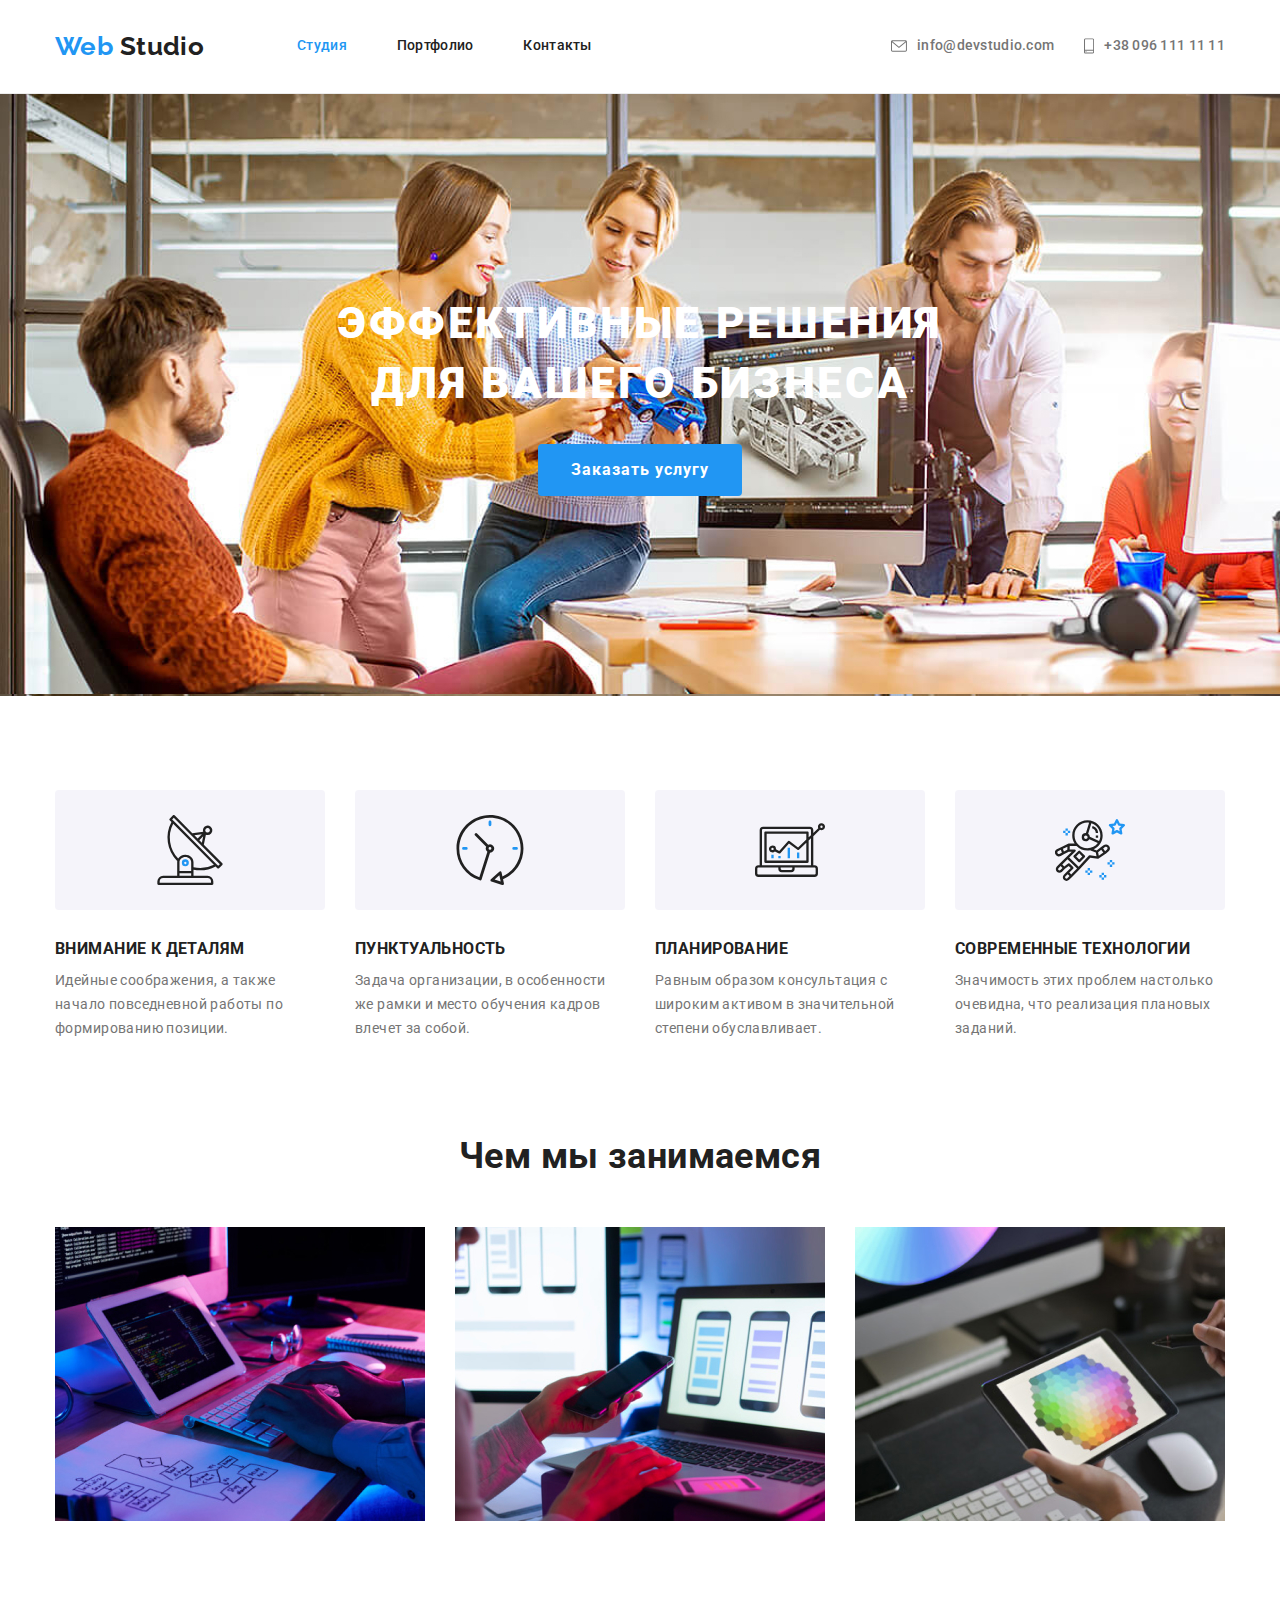
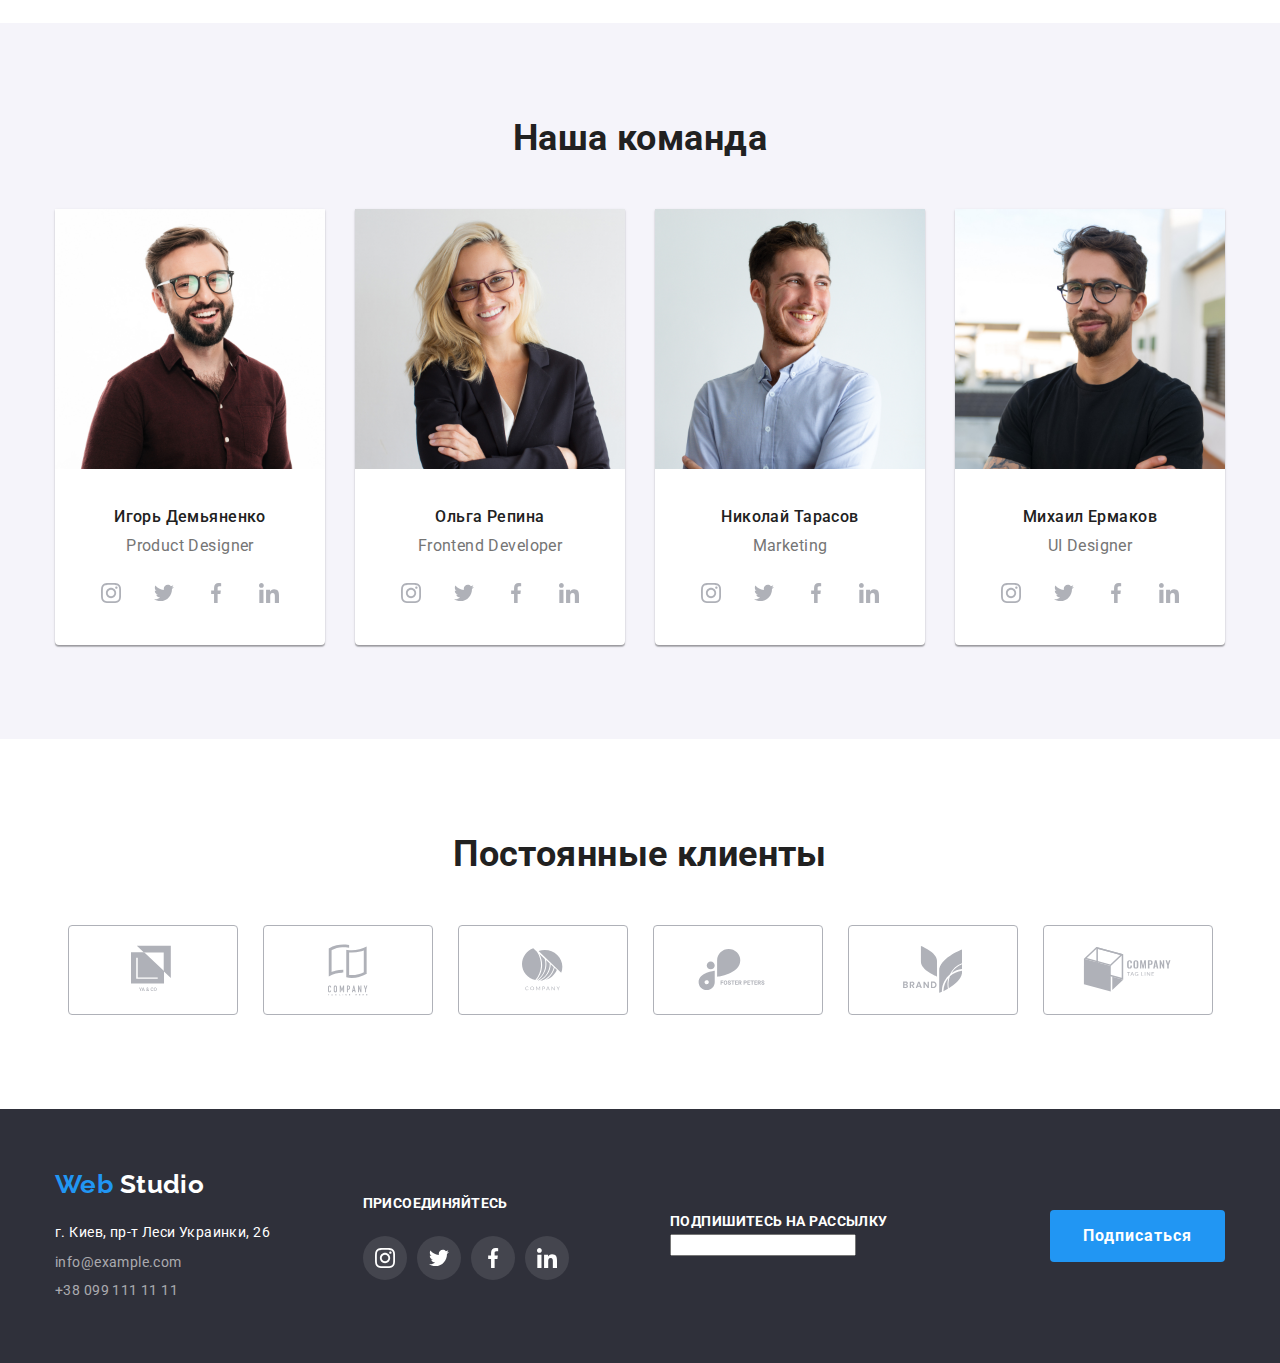
<file: index.html>
<!DOCTYPE html>
<html lang="ru">

<head>
    <meta charset="UTF-8" />
    <meta name="viewport" content="width=device-width, initial-scale=1.0" />
    <title>Студия</title>

    <link
        href="https://fonts.googleapis.com/css2?family=Raleway:wght@700&family=Roboto:wght@400;500;700;900&display=swap"
        rel="stylesheet"><!-- подключаем шрифт -->
    <link rel="stylesheet"
        href="https://cdnjs.cloudflare.com/ajax/libs/modern-normalize/0.7.0/modern-normalize.min.css" />
    <!-- нормализатор стилей -->
    <link rel="stylesheet" href="./css/styles.css">
    <!-- <link rel="stylesheet" href="./css/box.css"> -->
</head>

<body>
    <header>
        <div class="container flex">
            <nav class="main-nav flex">
                <a href="./index.html" class="logo link" aria-label="логотип" lang="en">
                    <span class="color">Web</span> Studio
                </a>
                <ul class="site-nav list flex">
                    <li class="item"><a href="./index.html" class="link current">Студия</a></li>
                    <li class="item"><a href="./portfolio.html" class="link">Портфолио</a></li>
                    <li class="item"><a href="#address" class="link">Контакты</a></li>
                </ul>
            </nav>

            <ul class="contacts list flex">
                <li class="item">
                    <a href="#" class="contacts-imail link flex">
                        <svg>
                            <use href="./images/svg/sprite.svg#icon-imail"></use>
                        </svg>
                        <p>info@devstudio.com</p>
                    </a>
                </li>
                <li class="item">
                    <a href="tel:+380961111111" class="contacts-phone link flex">
                        <svg>
                            <use href="./images/svg/sprite.svg#icon-phone"></use>
                        </svg>
                        <p>+38 096 111 11 11</p>
                    </a>
                </li>
            </ul>
        </div>
    </header>


    <main>
        <section class="hero container-hero">
            <h1 class="hero-title">Эффективные решения для вашего бизнеса</h1>
            <button type="button" class="button">Заказать услугу </button>
        </section>


        <section class="section about">
            <div class="container">
                <h2 class="section-title" hidden>Оссобенности</h2>
                <ul class="list flex about-list">
                    <li class="item">
                        <div class="about-container antenna"></div>
                        <h3 class="item-title">Внимание к деталям</h3>
                        <p class="section-text">Идейные соображения, а также начало повседневной работы по формированию
                            позиции.</p>
                    </li>
                    <li class="item">
                        <div class="about-container clock"></div>
                        <h3 class="item-title">Пунктуальность</h3>
                        <p class="section-text">Задача организации, в особенности же рамки и место обучения кадров
                            влечет за собой.
                        </p>
                    </li>
                    <li class="item">
                        <div class="about-container diagram"></div>
                        <h3 class="item-title">Планирование</h3>
                        <p class="section-text">Равным образом консультация с широким активом в значительной степени
                            обуславливает.
                        </p>
                    </li>
                    <li class="item">
                        <div class="about-container gagarin"></div>
                        <h3 class="item-title">Современные технологии</h3>
                        <p class="section-text">Значимость этих проблем настолько очевидна, что реализация плановых
                            заданий.</p>
                    </li>
                </ul>
            </div>
        </section>


        <section class="section work">
            <div class="container">
                <h2 class="section-title">Чем мы занимаемся</h2>
                <ul class="list flex">
                    <li class="item">
                        <img src="./images/comp.jpg" alt="ноутбук" width="370" height="294">
                        <!-- <p class="work-text">Десктопные приложения</p> -->
                    </li>
                    <li class="item">
                        <img src="./images/Phone2.jpg" alt="телефон" width="370" height="294">
                        <!-- <p class="work-text">Мобильные приложения</p> -->
                    </li>
                    <li class="item">
                        <img src="./images/monitor.jpg" alt="монитор" width="370" height="294">
                        <!-- <p class="work-text">Дизайнерские решения</p> -->
                    </li>
                </ul>
            </div>
        </section>


        <section class="section team">
            <div class="container">
                <h2 class="section-title">Наша команда</h2>
                <ul class="list flex wrap">
                    <li class="item">
                        <img src="./images/nikolay-kucherenko.jpg" alt="Игорь Демьяненко" width="270" height="260">
                        <div class="team-footer">
                            <p class="team-name">Игорь Демьяненко</p>
                            <p class="team-position" lang="en">Product Designer</p>
                            <ul class="list flex">
                                <li class="team-footer-item">
                                    <a href="#" class="link flex social-link" target="_blank"
                                        aria-label="сылка на instagram">
                                        <svg class="social-link-svg">
                                            <use href="./images/svg/sprite.svg#icon-instagram"></use>
                                        </svg>
                                    </a>
                                </li>
                                <li class="team-footer-item">
                                    <a href="#" class="link flex social-link" target="_blank"
                                        aria-label="сылка на twitter">
                                        <svg class="social-link-svg">
                                            <use href="./images/svg/sprite.svg#icon-twitter"></use>
                                        </svg>
                                    </a>
                                </li>
                                <li class="team-footer-item">
                                    <a href="#" class="link flex social-link" target="_blank"
                                        aria-label="сылка на facebook">
                                        <svg class="social-link-svg">
                                            <use href="./images/svg/sprite.svg#icon-facebook"></use>
                                        </svg>
                                    </a>
                                </li>
                                <li class="team-footer-item">
                                    <a href="#" class="link flex social-link" target="_blank"
                                        aria-label="сылка на linkedin">
                                        <svg class="social-link-svg">
                                            <use href="./images/svg/sprite.svg#icon-linkedin"></use>
                                        </svg>
                                    </a>
                                </li>
                            </ul>
                        </div>
                    </li>
                    <li class="item">
                        <img src="./images/olga-ivanova.jpg" alt="Ольга Репина" width="270" height="260">
                        <div class="team-footer">
                            <p class="team-name">Ольга Репина</p>
                            <p class="team-position" lang="en">Frontend Developer</p>
                            <ul class="list flex">
                                <li class="team-footer-item">
                                    <a href="#" class="link flex social-link" target="_blank"
                                        aria-label="сылка на instagram">
                                        <svg class="social-link-svg">
                                            <use href="./images/svg/sprite.svg#icon-instagram"></use>
                                        </svg>
                                    </a>
                                </li>
                                <li class="team-footer-item">
                                    <a href="#" class="link flex social-link" target="_blank"
                                        aria-label="сылка на twitter">
                                        <svg class="social-link-svg">
                                            <use href="./images/svg/sprite.svg#icon-twitter"></use>
                                        </svg>
                                    </a>
                                </li>
                                <li class="team-footer-item">
                                    <a href="#" class="link flex social-link" target="_blank"
                                        aria-label="сылка на facebook">
                                        <svg class="social-link-svg">
                                            <use href="./images/svg/sprite.svg#icon-facebook"></use>
                                        </svg>
                                    </a>
                                </li>
                                <li class="team-footer-item">
                                    <a href="#" class="link flex social-link" target="_blank"
                                        aria-label="сылка на linkedin">
                                        <svg class="social-link-svg">
                                            <use href="./images/svg/sprite.svg#icon-linkedin"></use>
                                        </svg>
                                    </a>
                                </li>
                            </ul>
                        </div>
                    </li>
                    <li class="item">
                        <img src="./images/andrey-shevchenko.jpg" alt="Николай Тарасов" width="270" height="260">
                        <div class="team-footer">
                            <p class="team-name">Николай Тарасов</p>
                            <p class="team-position" lang="en">Marketing</p>
                            <ul class="list flex">
                                <li class="team-footer-item">
                                    <a href="#" class="link flex social-link" target="_blank"
                                        aria-label="сылка на instagram">
                                        <svg class="social-link-svg">
                                            <use href="./images/svg/sprite.svg#icon-instagram"></use>
                                        </svg>
                                    </a>
                                </li>
                                <li class="team-footer-item">
                                    <a href="#" class="link flex social-link" target="_blank"
                                        aria-label="сылка на twitter">
                                        <svg class="social-link-svg">
                                            <use href="./images/svg/sprite.svg#icon-twitter"></use>
                                        </svg>
                                    </a>
                                </li>
                                <li class="team-footer-item">
                                    <a href="#" class="link flex social-link" target="_blank"
                                        aria-label="сылка на facebook">
                                        <svg class="social-link-svg">
                                            <use href="./images/svg/sprite.svg#icon-facebook"></use>
                                        </svg>
                                    </a>
                                </li>
                                <li class="team-footer-item">
                                    <a href="#" class="link flex social-link" target="_blank"
                                        aria-label="сылка на linkedin">
                                        <svg class="social-link-svg">
                                            <use href="./images/svg/sprite.svg#icon-linkedin"></use>
                                        </svg>
                                    </a>
                                </li>
                            </ul>
                        </div>
                    </li>
                    <li class="item">
                        <img src="./images/ivan-nikolaevich.jpg" alt="Михаил Ермаков" width="270" height="260">
                        <div class="team-footer">
                            <p class="team-name">Михаил Ермаков</p>
                            <p class="team-position" lang="en">UI Designer</p>
                            <ul class="flex list">
                                <li class="team-footer-item">
                                    <a href="#" class="flex link social-link" target="_blank"
                                        aria-label="сылка на instagram">
                                        <svg class="social-link-svg">
                                            <use href="./images/svg/sprite.svg#icon-instagram"></use>
                                        </svg>
                                    </a>
                                </li>
                                <li class="team-footer-item">
                                    <a href="#" class="link flex social-link" target="_blank"
                                        aria-label="сылка на twitter">
                                        <svg class="social-link-svg">
                                            <use href="./images/svg/sprite.svg#icon-twitter"></use>
                                        </svg>
                                    </a>
                                </li>
                                <li class="team-footer-item">
                                    <a href="#" class="link flex social-link" target="_blank"
                                        aria-label="сылка на facebook">
                                        <svg class="social-link-svg">
                                            <use href="./images/svg/sprite.svg#icon-facebook"></use>
                                        </svg>
                                    </a>
                                </li>
                                <li class="team-footer-item">
                                    <a href="#" class="link flex social-link" target="_blank"
                                        aria-label="сылка на linkedin">
                                        <svg class="social-link-svg">
                                            <use href="./images/svg/sprite.svg#icon-linkedin"></use>
                                        </svg>
                                    </a>
                                </li>
                            </ul>
                        </div>
                    </li>
                </ul>
            </div>
        </section>

        <section class="section clients">
            <div class="container">
                <h2 class="section-title">Постоянные клиенты</h2>
                <ul class="list flex">
                    <li class="item">
                        <a class="flex link" href="#" target="_blank">
                            <svg class="clients-logo1">
                                <use href="./images/svg/sprite.svg#icon-logo-1"></use>
                            </svg>
                        </a>
                    </li>
                    <li class="item">
                        <a class="flex link" href="#" target="_blank">
                            <svg class="clients-logo2">
                                <use href="./images/svg/sprite.svg#icon-logo-2"></use>
                            </svg>
                        </a>
                    </li>
                    <li class="item">
                        <a class="flex link" href="#" target="_blank">
                            <svg class="clients-logo3">
                                <use href="./images/svg/sprite.svg#icon-logo-3"></use>
                            </svg>
                        </a>
                    </li>
                    <li class="item">
                        <a class="flex link" href="#" target="_blank">
                            <svg class="clients-logo4">
                                <use href="./images/svg/sprite.svg#icon-logo-4"></use>
                            </svg>
                        </a>
                    </li>
                    <li class="item">
                        <a class="flex link" href="#" target="_blank">
                            <svg class="clients-logo5">
                                <use href="./images/svg/sprite.svg#icon-logo-5"></use>
                            </svg>
                        </a>
                    </li>
                    <li class="item">
                        <a class="flex link" href="#" target="_blank">
                            <svg class="clients-logo6">
                                <use href="./images/svg/sprite.svg#icon-logo-6"></use>
                            </svg>
                        </a>
                    </li>
                </ul>
            </div>
        </section>
    </main>


    <footer>
        <div class="container flex">
            <div class="first-contaner item">
                <a href="./index.html" class="link logo-footer" aria-label="логотип" lang="en">
                    <span class="color">Web</span> Studio
                </a>
                <address id="address" class="adress-footer flex">
                    <a href="https://goo.gl/maps/UruoTMuBv4FQU7uC8" target="_blank" class="adress-text link">г. Киев,
                        пр-т
                        Леси Украинки, 26</a>
                    <a href="#" class="adress-imail link">info@example.com</a>
                    <a href="tel:+380961111111" class="adress-phone link">+38 099 111 11 11</a>
                </address>
            </div>


            <section class="connection item">
                <h2 hidden>присоеденяйтесь</h2>
                <b class="connection-title">присоединяйтесь</b>
                <ul class="list flex">
                    <li class="team-footer-item">
                        <a class="link flex social-link" href="#" target="_blank" aria-label="сылка на instagram">
                            <svg class="social-link-svg">
                                <use href="./images/svg/sprite.svg#icon-instagram"></use>
                            </svg>
                        </a>
                    </li>
                    <li class="team-footer-item">
                        <a class="link flex social-link" href="#" target="_blank" aria-label="сылка на twitter">
                            <svg class="social-link-svg">
                                <use href="./images/svg/sprite.svg#icon-twitter"></use>
                            </svg>
                        </a>
                    </li>
                    <li class="team-footer-item">
                        <a class="link flex social-link" href="#" target="_blank" aria-label="сылка на facebook">
                            <svg class="social-link-svg">
                                <use href="./images/svg/sprite.svg#icon-facebook"></use>
                            </svg>
                        </a>
                    </li>
                    <li class="team-footer-item">
                        <a class="link flex social-link" href="#" target="_blank" aria-label="сылка на linkedin">
                            <svg class="social-link-svg">
                                <use href="./images/svg/sprite.svg#icon-linkedin"></use>
                            </svg>
                        </a>
                    </li>
                </ul>
            </section>

            <div class="subscribe flex item">
                <div>
                    <b class="connection-title">подпишитесь на рассылку</b>
                    <input type="text">
                </div>
                <button type="button" class="button">Подписаться</button>
            </div>
        </div>
    </footer>
</body>

</html>
</file>
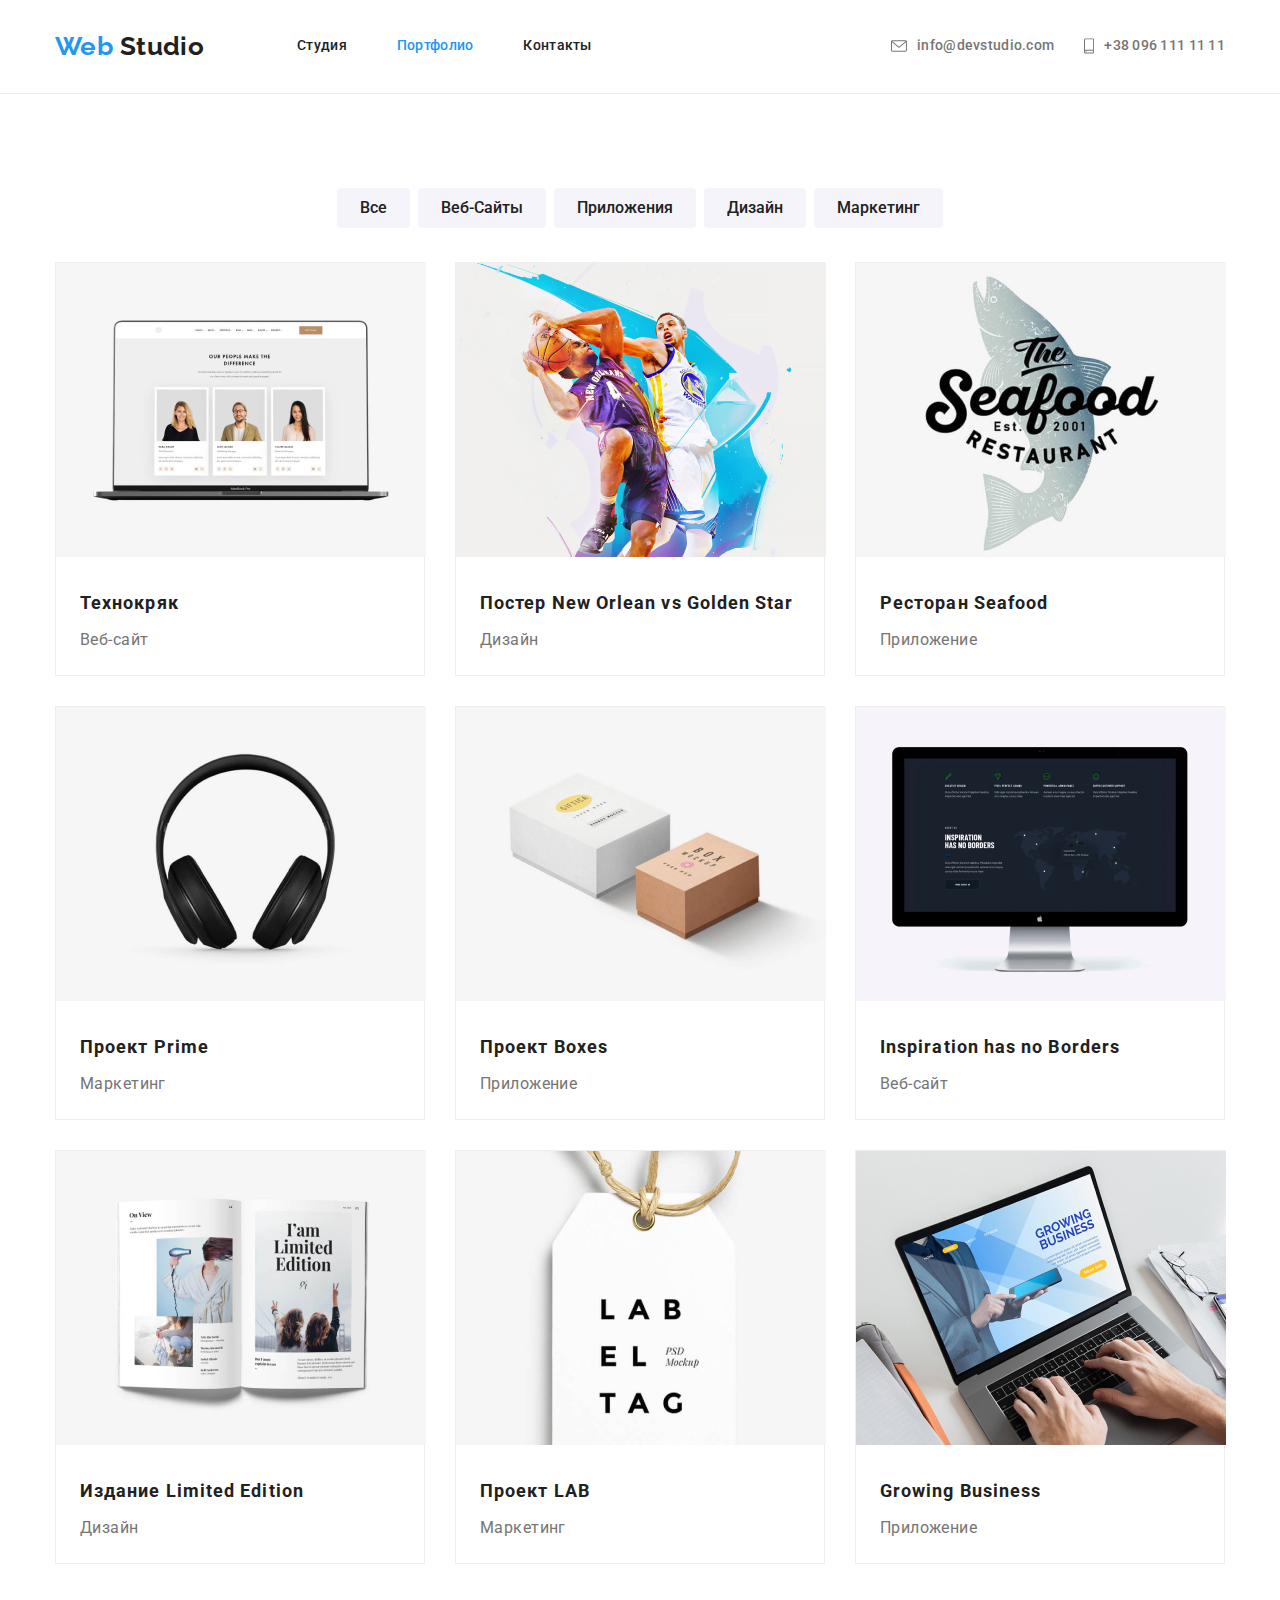
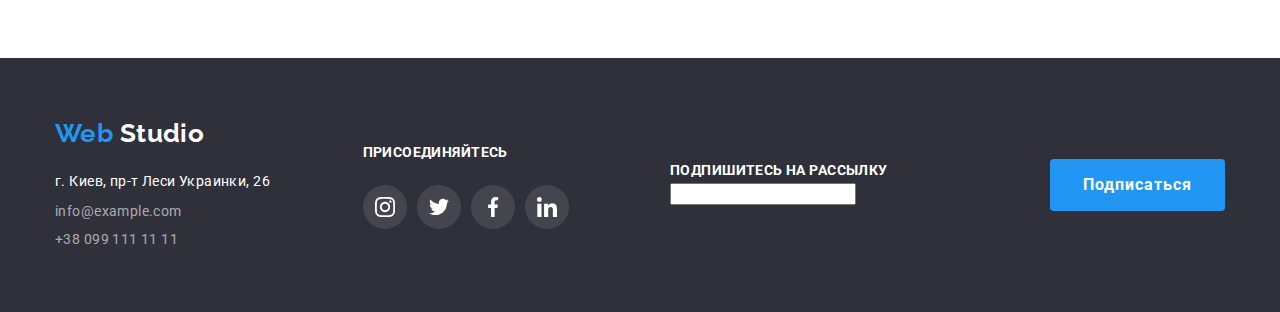
<file: portfolio.html>
<!DOCTYPE html>
<html lang="ru">

<head>
    <meta charset="UTF-8" />
    <meta name="viewport" content="width=device-width, initial-scale=1.0" />
    <title>Портфолио</title>
    <link href="https://fonts.googleapis.com/css2?family=Raleway:wght@700&family=Roboto:wght@500;700;900&display=swap"
        rel="stylesheet"><!-- подключаем шрифт -->
    <link rel="stylesheet"
        href="https://cdnjs.cloudflare.com/ajax/libs/modern-normalize/0.7.0/modern-normalize.min.css" />
    <!-- нормализатор стилей -->
    <link rel="stylesheet" href="./css/styles.css">

</head>

<body>
    <header>
        <div class="container flex">
            <nav class="main-nav flex">
                <a href="./index.html" class="logo link" aria-label="логотип" lang="en">
                    <span class="color">Web</span> Studio
                </a>
                <ul class="site-nav list flex">
                    <li class="item"><a href="./index.html" class="link">Студия</a></li>
                    <li class="item"><a href="./portfolio.html" class="link current">Портфолио</a></li>
                    <li class="item"><a href="#address" class="link">Контакты</a></li>
                </ul>
            </nav>

            <ul class="contacts list flex">
                <li class="item">
                    <a href="#" class="contacts-imail link flex">
                        <svg>
                            <use href="./images/svg/sprite.svg#icon-imail"></use>
                        </svg>
                        <p>info@devstudio.com</p>
                    </a>
                </li>
                <li class="item">
                    <a href="tel:+380961111111" class="contacts-phone link flex">
                        <svg>
                            <use href="./images/svg/sprite.svg#icon-phone"></use>
                        </svg>
                        <p>+38 096 111 11 11</p>
                    </a>
                </li>
            </ul>
        </div>
    </header>



    <main>
        <section class="section portfolio">
            <div class="container">
                <ul class="list flex portfolio-buttons">
                    <li class="item">

                        <button type="button" class="radio-button">все</button>

                    </li>
                    <li class="item">

                        <button type="button" class="radio-button">веб-сайты</button>

                    </li>
                    <li class="item">

                        <button type="button" class="radio-button">приложения</button>

                    </li>
                    <li class="item">

                        <button type="button" class="radio-button">дизайн</button>

                    </li>
                    <li class="item">

                        <button type="button" class="radio-button">маркетинг</button>

                    </li>
                </ul>
                <ul class="list flex portfolio-filter">
                    <li class="item">
                        <a href="#" class="link">
                            <div class="container-active">
                                <img src="./images/images-portfolio/laptop.jpg" alt="портфолио" width="370"
                                    height="294">
                                <p class="example-active" hidden>Технокряк это современная площадка распространения
                                    коронавируса.
                                    Компании
                                    используют эту
                                    платформу для цифрового шпионажа и атак на защищённые сервера конкурентов.</p>
                            </div>
                            <div class="container-text">
                                <h2 class="example-titel">Технокряк</h2>
                                <p class="example-text">Веб-сайт</p>
                            </div>
                        </a>
                    </li>
                    <li class="item">
                        <a href="#" class="link">
                            <div class="container-active">
                                <img src="./images/images-portfolio/nba.jpg" alt="игроки нба" width="370" height="294">
                                <p class="example-active" hidden>Технокряк это современная площадка распространения
                                    коронавируса.
                                    Компании используют эту
                                    платформу для цифрового шпионажа и атак на защищённые сервера конкурентов.</p>
                            </div>
                            <div class="container-text">
                                <h2 class="example-titel">Постер New Orlean vs Golden Star</h2>
                                <p class="example-text">Дизайн</p>
                            </div>
                        </a>
                    </li>
                    <li class="item">
                        <a href="#" class="link">
                            <div class="container-active">
                                <img src="./images/images-portfolio/seafood.jpg" alt="морская еда" width="370"
                                    height="294">
                                <p class="example-active" hidden>Технокряк это современная площадка распространения
                                    коронавируса.
                                    Компании используют эту
                                    платформу для цифрового шпионажа и атак на защищённые сервера конкурентов.</p>
                            </div>
                            <div class="container-text">
                                <h2 class="example-titel">Ресторан Seafood</h2>
                                <p class="example-text">Приложение</p>
                            </div>
                        </a>
                    </li>
                    <li class="item">
                        <a href="#" class="link">
                            <div class="container-active">
                                <img src="./images/images-portfolio/headsed.jpg" alt="наушники" width="370"
                                    height="294">
                                <p class="example-active" hidden>Технокряк это современная площадка распространения
                                    коронавируса.
                                    Компании используют эту
                                    платформу для цифрового шпионажа и атак на защищённые сервера конкурентов.</p>
                            </div>
                            <div class="container-text">
                                <h2 class="example-titel">Проект Prime</h2>
                                <p class="example-text">Маркетинг</p>
                            </div>
                        </a>
                    </li>
                    <li class="item">
                        <a href="#" class="link">
                            <div class="container-active">
                                <img src="./images/images-portfolio/box.jpg" alt="коробки" width="370" height="294">
                                <p class="example-active" hidden>Технокряк это современная площадка распространения
                                    коронавируса.
                                    Компании используют эту
                                    платформу для цифрового шпионажа и атак на защищённые сервера конкурентов.</p>
                            </div>
                            <div class="container-text">
                                <h2 class="example-titel">Проект Boxes</h2>
                                <p class="example-text">Приложение</p>
                            </div>
                        </a>
                    </li>
                    <li class="item">
                        <a href="#" class="link">
                            <div class="container-active">
                                <img src="./images/comp2.jpg" alt="монитор" width="370" height="294">
                                <p class="example-active" hidden>Технокряк это современная площадка распространения
                                    коронавируса.
                                    Компании используют эту
                                    платформу для цифрового шпионажа и атак на защищённые сервера конкурентов.</p>
                            </div>
                            <div class="container-text">
                                <h2 class="example-titel">Inspiration has no Borders</h2>
                                <p class="example-text">Веб-сайт</p>
                            </div>
                        </a>
                    </li>
                    <li class="item">
                        <a href="#" class="link">
                            <div class="container-active">
                                <img src="./images/images-portfolio/book.jpg" alt="книга" width="370" height="294">
                                <p class="example-active" hidden>Технокряк это современная площадка распространения
                                    коронавируса.
                                    Компании используют эту
                                    платформу для цифрового шпионажа и атак на защищённые сервера конкурентов.</p>
                            </div>
                            <div class="container-text">
                                <h2 class="example-titel">Издание Limited Edition</h2>
                                <p class="example-text">Дизайн</p>
                            </div>
                        </a>
                    </li>
                    <li class="item">
                        <a href="#" class="link">
                            <div class="container-active">
                                <img src="./images/images-portfolio/label.jpg" alt="" width="370" height="294">
                                <p class="example-active" hidden>Технокряк это современная площадка распространения
                                    коронавируса.
                                    Компании используют эту
                                    платформу для цифрового шпионажа и атак на защищённые сервера конкурентов.</p>
                            </div>
                            <div class="container-text">
                                <h2 class="example-titel">Проект LAB</h2>
                                <p class="example-text">Маркетинг</p>
                            </div>
                        </a>
                    </li>
                    <li class="item">
                        <a href="#" class="link">
                            <div class="container-active">
                                <img src=" ./images/comp3.jpg" alt="ноутбук" width="370" height="294">
                                <p class="example-active" hidden>Технокряк это современная площадка распространения
                                    коронавируса.
                                    Компании используют эту
                                    платформу для цифрового шпионажа и атак на защищённые сервера конкурентов.</p>
                            </div>
                            <div class="container-text">
                                <h2 class="example-titel">Growing Business</h2>
                                <p class="example-text">Приложение</p>
                            </div>
                        </a>
                    </li>
                </ul>
            </div>
        </section>
    </main>

    <footer>
        <div class="container flex">
            <div class="first-contaner item">
                <a href="./index.html" class="link logo-footer" aria-label="логотип" lang="en">
                    <span class="color">Web</span> Studio
                </a>
                <address id="address" class="adress-footer flex">
                    <a href="https://goo.gl/maps/UruoTMuBv4FQU7uC8" target="_blank" class="adress-text link">г. Киев,
                        пр-т
                        Леси Украинки, 26</a>
                    <a href="#" class="adress-imail link">info@example.com</a>
                    <a href="tel:+380961111111" class="adress-phone link">+38 099 111 11 11</a>
                </address>
            </div>


            <section class="connection item">
                <h2 hidden>присоеденяйтесь</h2>
                <b class="connection-title">присоединяйтесь</b>
                <ul class="list flex">
                    <li class="team-footer-item">
                        <a class="link flex social-link" href="#" target="_blank" aria-label="сылка на instagram">
                            <svg class="social-link-svg">
                                <use href="./images/svg/sprite.svg#icon-instagram"></use>
                            </svg>
                        </a>
                    </li>
                    <li class="team-footer-item">
                        <a class="link flex social-link" href="#" target="_blank" aria-label="сылка на twitter">
                            <svg class="social-link-svg">
                                <use href="./images/svg/sprite.svg#icon-twitter"></use>
                            </svg>
                        </a>
                    </li>
                    <li class="team-footer-item">
                        <a class="link flex social-link" href="#" target="_blank" aria-label="сылка на facebook">
                            <svg class="social-link-svg">
                                <use href="./images/svg/sprite.svg#icon-facebook"></use>
                            </svg>
                        </a>
                    </li>
                    <li class="team-footer-item">
                        <a class="link flex social-link" href="#" target="_blank" aria-label="сылка на linkedin">
                            <svg class="social-link-svg">
                                <use href="./images/svg/sprite.svg#icon-linkedin"></use>
                            </svg>
                        </a>
                    </li>
                </ul>
            </section>

            <div class="subscribe flex item">
                <div>
                    <b class="connection-title">подпишитесь на рассылку</b>
                    <input type="text">
                </div>
                <button type="button" class="button">Подписаться</button>
            </div>
        </div>
    </footer>
</body>

</html>
</file>
<file: css/styles.css>
:root {
  --heading-text-color: #212121;
  --active-text-color: #2196f3;
  --title-text-color: #757575;
  --interactive-text-color: #ffffff;
  --bg: #f5f4fa;
  --social-links-color: #afb1b8;
}

body {
  font-family: Roboto, sans-serif;
  font-size: 14px;
  line-height: 1.714;
  letter-spacing: 0.03em;
}

.section-title {
  margin: 0;
  margin-bottom: 50px;
  text-align: center;
  font-weight: 700;
  font-size: 36px;
  line-height: 1.17;
  color: var(--heading-text-color);
}

.link {
  margin: 0;
  padding: 0;

  text-decoration: none;
  color: var(--heading-text-color);
}

.list {
  list-style: none;
  margin: 0;
  padding: 0;
}

.flex {
  display: flex;
}

.wrap {
  flex-wrap: wrap;
}

.container {
  align-items: center;
  max-width: 1200px;
  margin-left: auto;
  margin-right: auto;
  padding-left: 15px;
  padding-right: 15px;
}

/* HEADER */

/*  logo */
header {
  border-bottom: 1px solid #ececec;
  padding-top: 24px;
  padding-bottom: 25px;
}
.logo {
  font-family: Raleway;
  font-style: normal;
  font-weight: 700;
  font-size: 26px;
  line-height: 1.19;
  color: var(--heading-text-color);
}

.color {
  color: var(--active-text-color);
}

/* Навигация */
.main-nav {
  align-items: center;
}

.site-nav {
  margin-left: 93px;
}

.site-nav .item + .item {
  margin-left: 50px;
}

.site-nav .link {
  font-weight: 500;
  line-height: 1.14;
  letter-spacing: 0.02em;
}

.site-nav .link:hover,
.site-nav .link:focus {
  color: var(--active-text-color);
}

.current {
  color: var(--active-text-color);
}

/* контакты */

.contacts {
  align-items: center;
  margin-left: auto;
  font-style: normal;
  font-weight: 500;
  font-size: 14px;
  line-height: 1.14;
  letter-spacing: 0.02em;
}

.contacts .item {
  align-items: center;
}

.contacts .item + .item {
  margin-left: 30px;
}

.contacts-imail svg {
  width: 16px;
  height: 12px;
}

.contacts-phone svg {
  width: 10px;
  height: 16px;
}

.contacts-imail svg,
.contacts-phone svg {
  margin-right: 10px;
  fill: currentColor;
  /* vertical-align: middle; */
}

.contacts-imail,
.contacts-phone {
  color: var(--title-text-color);
  align-items: center;
}
.contacts .contacts-imail:hover,
.contacts .contacts-imail:focus,
.contacts .contacts-phone:hover,
.contacts .contacts-phone:focus {
  color: var(--active-text-color);
}

/* main */

/* Baner */

.hero-title {
  padding: 0;
  margin-top: 0;
  margin-bottom: 30px;
  margin-left: auto;
  margin-right: auto;
  width: 696px;
  font-family: 'Roboto';
  font-style: normal;
  font-weight: 900;
  font-size: 44px;
  line-height: 1.363;
  text-align: center;
  letter-spacing: 0.06em;
  text-transform: uppercase;
  color: var(--interactive-text-color);
}

.container-hero {
  background-image: url(../images/baner.jpg);
  max-width: 1600px;
  padding-top: 200px;
  padding-bottom: 200px;
  margin-left: auto;
  margin-right: auto;
}

/* button */

.button {
  display: block;
  padding-top: 10px;
  padding-right: 32px;
  padding-bottom: 10px;
  padding-left: 32px;
  border-color: var(--active-text-color);
  border-radius: 4px;
  border: 1px solid transparent;
  margin-left: auto;
  margin-right: auto;
  font-style: normal;
  font-weight: 700;
  font-size: 16px;
  line-height: 1.88;
  letter-spacing: 0.06em;
  text-align: center;
  color: var(--interactive-text-color);
  background-color: var(--active-text-color);
}

.radio-button {
  padding-top: 6px;
  padding-right: 22px;
  padding-bottom: 6px;
  padding-left: 22px;
  font-style: normal;
  font-weight: 500;
  font-size: 16px;
  line-height: 1.62;
  text-align: center;
  text-transform: capitalize;
  border-radius: 4px;
  border: 1px solid transparent;

  color: var(--heading-text-color);
  background: var(--bg);
}
.radio-button:hover,
.radio-button:focus {
  color: var(--interactive-text-color);
  background: var(--active-text-color);
  box-shadow: 0px 3px 1px rgba(0, 0, 0, 0.1), 0px 1px 2px rgba(0, 0, 0, 0.08),
    0px 2px 2px rgba(0, 0, 0, 0.12);
  border-radius: 4px;
}

.portfolio-buttons .item + .item {
  margin-left: 8px;
}

/* оссобенности */
/* about */

.section {
  padding-top: 94px;
  padding-bottom: 94px;
}
.about {
  padding-bottom: 0;
}

.about-list .flex {
  flex-wrap: wrap;
}

.about-list .item {
  width: calc((100% - 30px * 3) / 4);
}

.about-list .item + .item {
  margin-left: 30px;
}

.about-container {
  height: 120px;
  background-color: var(--bg);
  background-repeat: no-repeat;
  background-position: 50%;
  border-radius: 4px;
}

.antenna {
  background-image: url(../images/svg/antena.svg);
  /* background-image: url(./images/svg/sprite.svg#icon-antena); */
}

.clock {
  background-image: url(../images/svg/clock.svg);
}

.diagram {
  background-image: url(../images/svg/diagram.svg);
}

.gagarin {
  background-image: url(../images/svg/gagarin.svg);
}

.item-title {
  margin: 0;
  margin-bottom: 10px;
  padding-top: 30px;
  font-style: normal;
  font-weight: 700;
  line-height: 1.14;
  text-transform: uppercase;
  color: var(--heading-text-color);
}

.section-text {
  margin: 0;
  font-style: normal;
  font-weight: 400;
  color: var(--title-text-color);
}

/* чем мы занимаемся */

.work .item {
  width: calc((100% - 30px * 2) / 3);
}

.work .item + .item {
  margin-left: 30px;
}

.work-title {
  margin: 0;
  margin-bottom: 50px;
  text-align: center;
}

.work-totel {
  font-style: normal;
  font-weight: 700;
  font-size: 36px;
  line-height: 1.17;
  color: var(--heading-text-color);
}

.work-text {
  margin: 0;
  font-style: normal;
  font-weight: 700;
  line-height: 1.14;
  text-transform: uppercase;
  color: var(--interactive-text-color);
  background: rgba(47, 48, 58, 0.8); /* что бы видно было текст */
}

/* НАША КОМАНДА */

.team {
  background: var(--bg);
}

.team .container {
  flex-direction: column;
}

.team .item + .item {
  margin-left: 30px;
}

.team .item {
  width: calc((100% - 30px * 3) / 4);

  box-shadow: 0px 1px 3px rgba(0, 0, 0, 0.12), 0px 1px 1px rgba(0, 0, 0, 0.14),
    0px 2px 1px rgba(0, 0, 0, 0.2);
  border-radius: 0px 0px 4px 4px;
  background-color: var(--interactive-text-color);
}

.team-name {
  margin: 0;
  margin-bottom: 10px;
  font-style: normal;
  font-weight: 500;
  font-size: 16px;
  line-height: 1.19;
  text-align: center;
  color: var(--heading-text-color);
}

.team-position {
  margin: 0;
  margin-bottom: 16px;
  font-style: normal;
  font-weight: 400;
  font-size: 16px;
  line-height: 1.19;
  text-align: center;
  color: var(--title-text-color);
}

.team-footer {
  padding-top: 30px;
  padding-right: 30px;
  padding-left: 30px;
  padding-bottom: 30px;
}

.team-footer .list {
  justify-content: space-around;
  align-items: center;
}

.social-link {
  justify-content: center;
  align-items: center;
  width: 44px;
  height: 44px;
  border-radius: 50%;
}

.social-link-svg {
  width: 20px;
  height: 20px;
  fill: var(--social-links-color);
}

.team-footer-item a:hover,
.team-footer-item a:focus {
  background-color: var(--active-text-color);
  justify-content: center;
  align-items: center;
  width: 44px;
  height: 44px;
  border-radius: 50%;
}

.team-footer-item a:hover svg {
  fill: var(--interactive-text-color);
}

/* Постоянные клиенты */

.clients .list {
  justify-content: space-around;
  /* width: calc((100% - 30px * 5) / 6); */
}

.clients a {
  justify-content: center;
  align-items: center;

  width: 170px;
  height: 90px;
  color: var(--social-links-color);
  border: 1px solid var(--social-links-color);
  border-radius: 4px;
}

.clients svg {
  fill: currentColor;
}

.clients-logo1 {
  width: 44px;
  height: 50px;
}

.clients-logo2 {
  width: 40px;
  height: 52px;
}

.clients-logo3 {
  width: 41px;
  height: 43px;
}

.clients-logo4 {
  width: 80px;
  height: 42px;
}

.clients-logo5 {
  width: 59px;
  height: 47px;
}

.clients-logo6 {
  width: 89px;
  height: 45px;
}

.clients a:hover,
.clients a:focus {
  border-color: var(--active-text-color);
  color: var(--active-text-color);
}

/* footer */

footer {
  background: #2f303a;
  padding-top: 60px;
  padding-bottom: 60px;
}
footer .container {
  justify-content: space-between;
}

.first-contaner {
  width: calc((50% - 15px) / 2);
}

footer .item + .item {
  margin-left: 30px;
}

.logo-footer {
  color: var(--interactive-text-color);
  font-family: Raleway;
  font-style: normal;
  font-weight: 700;
  font-size: 26px;
  line-height: 1.192;
}

.adress-footer {
  flex-direction: column;
  padding-top: 20px;
  padding-bottom: 0px;
}

.adress-text {
  font-style: normal;
  font-weight: 400;
  color: var(--interactive-text-color);
}

.adress-imail {
  margin-top: 9px;
  font-style: normal;
  font-weight: 400;
  line-height: 1.17;
  color: rgba(255, 255, 255, 0.6);
}

.adress-phone {
  margin-top: 9px;
  font-style: normal;
  font-weight: 400;
  color: rgba(255, 255, 255, 0.6);
}

/* присоеденяйтесь */

.connection {
  width: calc((50% - 15px) / 2);
}

.connection-title {
  font-style: normal;
  font-weight: 700;
  line-height: 1.14;
  text-transform: uppercase;
  color: var(--interactive-text-color);
}

.connection .list {
  /* justify-content: space-around; */
  align-items: center;
  margin-top: 20px;
}

.connection .team-footer-item + .team-footer-item {
  margin-left: 10px;
}

.connection a {
  background: rgba(255, 255, 255, 0.1);
}

.connection .social-link-svg {
  fill: var(--interactive-text-color);
}

.connection a:hover,
.connection a:focus {
  background-color: var(--active-text-color);
}

/* подписаться */

.subscribe {
  width: calc((100% - 30px) / 2);
}

/* портфолио */
/* main */

.portfolio-buttons {
  justify-content: center;
}

.portfolio-filter .item {
  width: 370px;
  width: calc((100% - 30px * 2) / 3);
}

.container-text {
  padding-top: 20px;
  padding-bottom: 20px;
  padding-left: 24px;
  padding-right: 24px;
}

.example-titel {
  margin: 0;
  margin-bottom: 4px;
  font-style: normal;
  font-weight: 700;
  font-size: 18px;
  line-height: 2;
  letter-spacing: 0.06em;
  color: var(--heading-text-color);
}

.example-text {
  margin: 0;
  font-style: normal;
  font-weight: 400;
  font-size: 16px;
  line-height: 1.88;
  color: var(--title-text-color);
}

.example-active {
  margin: 0;
  font-style: normal;
  font-weight: 400;
  font-size: 18px;
  line-height: 1.56;
  color: var(--interactive-text-color);
  background: var(--active-text-color); /* на время*/
}

.portfolio-filter {
  flex-wrap: wrap;
  padding-top: 34px;
}

.portfolio-filter .item {
  margin-right: 30px;
  margin-bottom: 30px;

  border: 1px solid #eeeeee;
}

.portfolio-filter .item:nth-child(3n) {
  margin-right: 0;
}

.portfolio-filter .item:nth-last-child(-n + 3) {
  margin-bottom: 0;
}
</file>
